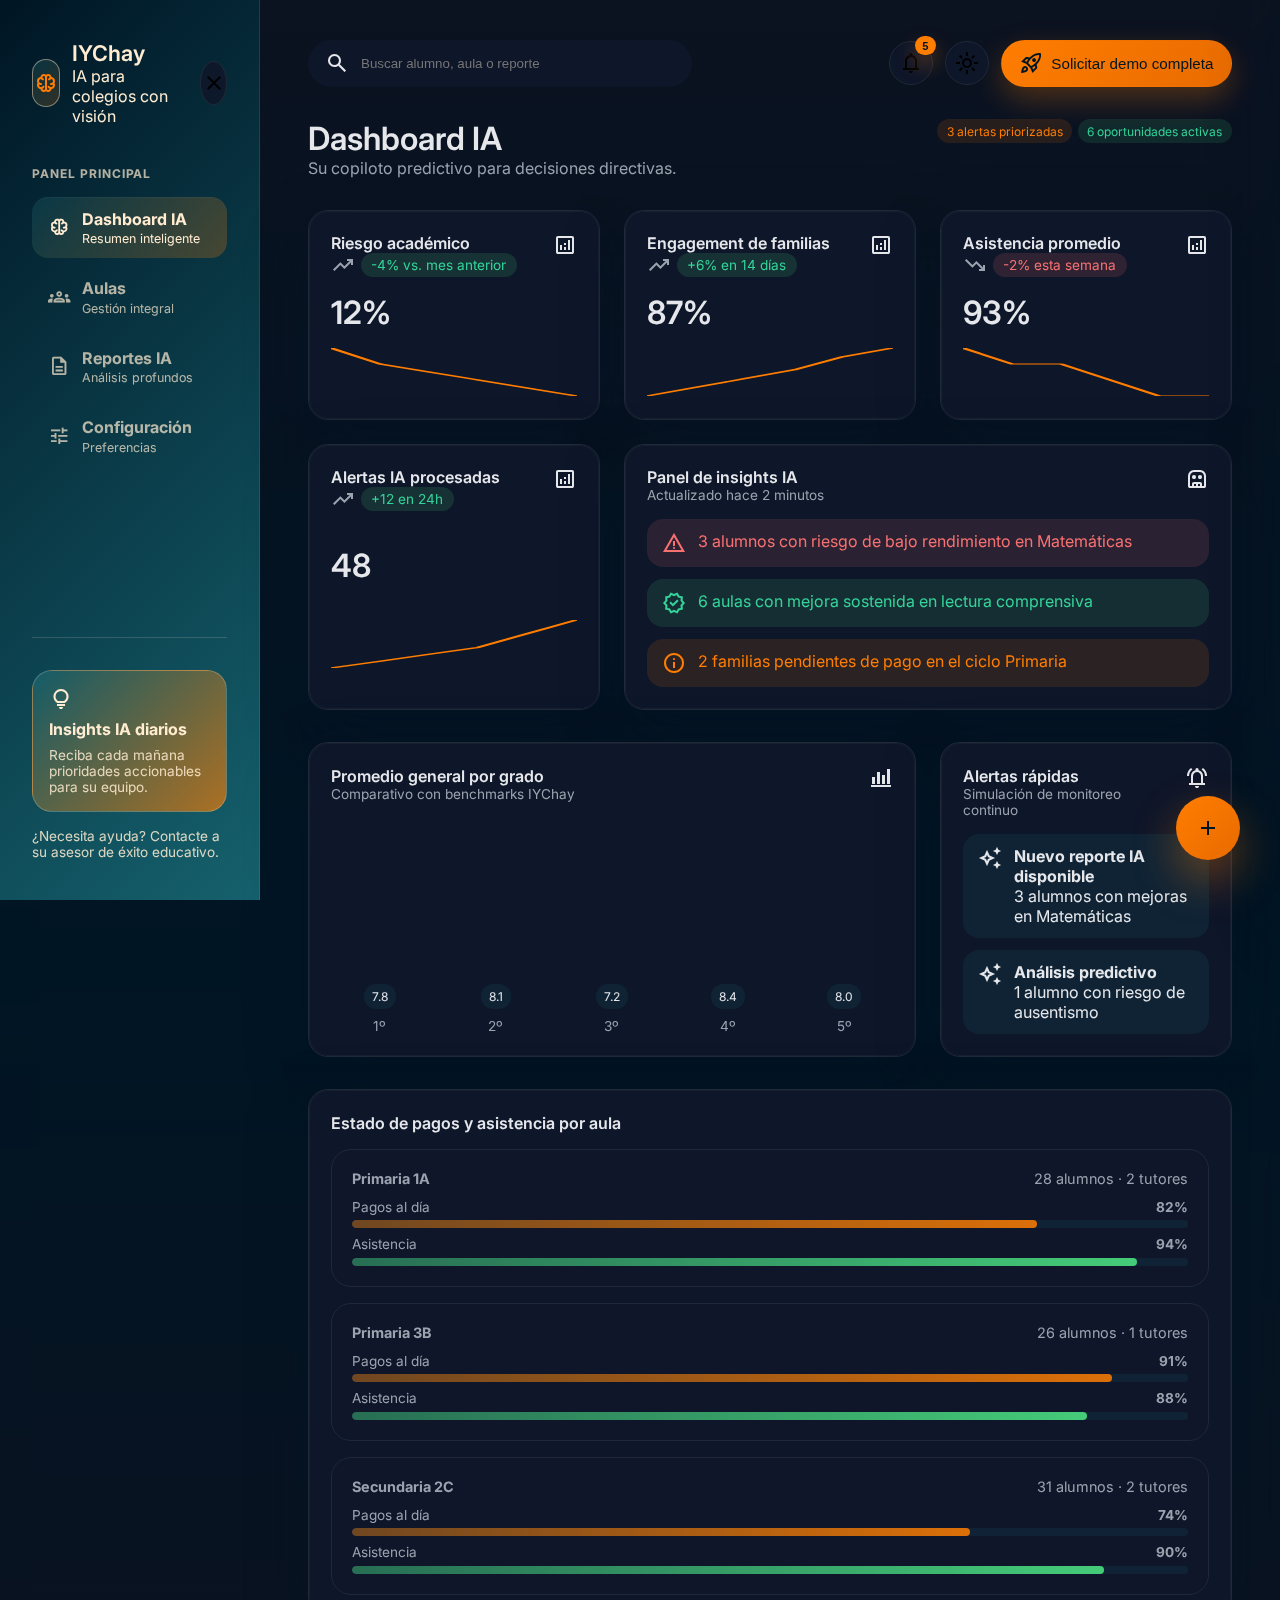
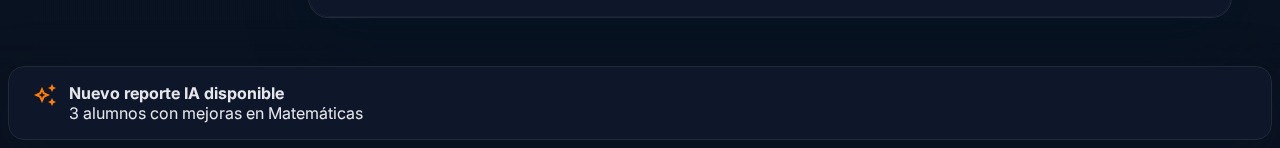
<file: index.html>
<!DOCTYPE html>
<html lang="es" data-theme="light">
<head>
  <meta charset="UTF-8">
  <meta name="viewport" content="width=device-width, initial-scale=1.0">
  <title>IYChay - Dashboard IA</title>
  <link rel="preconnect" href="https://fonts.googleapis.com">
  <link rel="preconnect" href="https://fonts.gstatic.com" crossorigin>
  <link href="https://fonts.googleapis.com/css2?family=Inter:wght@300;400;500;600;700&family=Material+Symbols+Outlined" rel="stylesheet">
  <link rel="stylesheet" href="css/styles.css">
</head>
<body>
  <a href="#content" class="skip-link" data-i18n="skip.main">Saltar al contenido principal</a>
  <div id="app" class="app-shell">
    <div class="splash-screen" role="status" aria-live="polite">
      <span class="material-symbols-outlined splash-icon">neurology</span>
      <p data-i18n="loading.message">Cargando inteligencia institucional...</p>
    </div>
  </div>
  <div id="modal-root"></div>
  <div id="toast-container" aria-live="polite" aria-atomic="true"></div>
  <script type="module" src="js/app.js"></script>
</body>
</html>
</file>
<file: css/styles.css>
:root {
  --color-surface: #0f172a;
  --color-surface-elevated: rgba(15, 23, 42, 0.92);
  --color-surface-muted: rgba(21, 97, 109, 0.18);
  --color-border: #1f2937;
  --color-text: #e5e7eb;
  --color-text-muted: #9ca3af;
  --color-accent: #ff7d00;
  --color-accent-strong: #e86b00;
  --color-positive: #34d399;
  --color-warning: #f59e0b;
  --color-negative: #f87171;
  --color-background: linear-gradient(180deg, #0b1220 0%, #001524 55%, #0b1220 100%);
  --sidebar-gradient: linear-gradient(135deg, #001524 0%, #15616d 100%);
  --sidebar-text-primary: #ffecd1;
  --sidebar-text-muted: rgba(255, 236, 209, 0.7);
  --sidebar-width: 260px;
  --transition-base: 180ms ease;
  --radius-lg: 20px;
  --radius-md: 16px;
  --radius-sm: 12px;
  --shadow-soft: 0 20px 60px rgba(0, 21, 36, 0.45);
  --shadow-inner: inset 0 1px 0 rgba(255, 255, 255, 0.04);
  font-family: 'Inter', system-ui, -apple-system, BlinkMacSystemFont, "Segoe UI", sans-serif;
}

[data-theme="light"] {
  --color-surface: #ffffff;
  --color-surface-elevated: #ffecd1;
  --color-surface-muted: rgba(21, 97, 109, 0.14);
  --color-border: #e5e7eb;
  --color-text: #111827;
  --color-text-muted: #6b7280;
  --color-background: linear-gradient(180deg, #ffecd1 0%, #f9fafb 60%, #ffffff 100%);
  --shadow-soft: 0 24px 60px rgba(0, 21, 36, 0.12);
  --shadow-inner: inset 0 1px 0 rgba(21, 97, 109, 0.08);
  --sidebar-text-primary: #ffecd1;
  --sidebar-text-muted: rgba(255, 236, 209, 0.75);
}

* {
  box-sizing: border-box;
  padding: 0;
  margin: 0;
}

body {
  min-height: 100vh;
  background: var(--color-background);
  color: var(--color-text);
  transition: background 0.3s ease, color 0.3s ease;
}

.skip-link {
  position: absolute;
  left: 50%;
  top: 0.75rem;
  transform: translate(-50%, -150%);
  background: var(--color-accent);
  color: #001524;
  padding: 0.75rem 1.5rem;
  border-radius: 999px;
  font-weight: 600;
  text-decoration: none;
  box-shadow: 0 18px 40px rgba(255, 125, 0, 0.35);
  transition: transform 0.2s ease, opacity 0.2s ease;
  opacity: 0;
  z-index: 120;
}

.skip-link:focus,
.skip-link:focus-visible {
  transform: translate(-50%, 0);
  opacity: 1;
}

.skip-link:focus-visible {
  outline: 3px solid #001524;
  outline-offset: 4px;
}

body.no-scroll {
  overflow: hidden;
}

body, html {
  font-size: 16px;
}

.app-shell {
  display: flex;
  min-height: 100vh;
}

.splash-screen {
  margin: auto;
  padding: 3rem 4rem;
  background: var(--color-surface-elevated);
  border-radius: var(--radius-lg);
  box-shadow: var(--shadow-soft);
  display: grid;
  place-items: center;
  gap: 1rem;
  color: var(--color-text);
}

.splash-icon {
  font-size: 3rem;
  color: var(--color-accent);
}

.layout {
  display: grid;
  grid-template-columns: var(--sidebar-width) 1fr;
  width: 100%;
  min-height: 100vh;
  backdrop-filter: blur(12px);
}

.sidebar {
  padding: 2.5rem 2rem;
  background: var(--sidebar-gradient);
  border-right: 1px solid rgba(255, 236, 209, 0.16);
  display: flex;
  flex-direction: column;
  gap: 2.5rem;
  position: sticky;
  top: 0;
  height: 100vh;
  color: var(--sidebar-text-primary);
}

.sidebar-header {
  display: flex;
  align-items: center;
  justify-content: space-between;
  gap: 1rem;
}

.sidebar-close {
  display: none;
}

.sidebar-backdrop {
  position: fixed;
  inset: 0;
  background: rgba(2, 6, 23, 0.6);
  backdrop-filter: blur(6px);
  opacity: 0;
  pointer-events: none;
  transition: opacity 0.3s ease;
  z-index: 80;
}

.sidebar-backdrop.visible {
  opacity: 1;
  pointer-events: auto;
}

@media (min-width: 1025px) {
  .sidebar-backdrop {
    display: none;
  }
}

.brand {
  display: flex;
  align-items: center;
  gap: 0.75rem;
}

.brand-badge {
  width: 48px;
  height: 48px;
  border-radius: 14px;
  background: linear-gradient(135deg, rgba(21, 97, 109, 0.35), rgba(255, 125, 0, 0.18));
  border: 1px solid rgba(255, 236, 209, 0.45);
  display: grid;
  place-items: center;
  color: var(--color-accent);
}

.brand h1 {
  font-size: 1.35rem;
  font-weight: 600;
}

.nav-section h2 {
  font-size: 0.75rem;
  letter-spacing: 0.08em;
  text-transform: uppercase;
  color: var(--sidebar-text-muted);
  margin-bottom: 1rem;
}

.nav-list {
  list-style: none;
  display: grid;
  gap: 0.5rem;
}

.nav-item a {
  display: flex;
  align-items: center;
  gap: 0.75rem;
  padding: 0.75rem 1rem;
  color: var(--sidebar-text-muted);
  text-decoration: none;
  border-radius: var(--radius-md);
  transition: background var(--transition-base), color var(--transition-base), transform var(--transition-base);
}

.nav-item a div p {
  font-size: 0.78rem;
  color: var(--sidebar-text-muted);
  margin-top: 0.15rem;
}

.nav-item a:hover div p,
.nav-item a:focus-visible div p,
.nav-item a.active div p {
  color: var(--sidebar-text-primary);
}

.nav-item a:hover,
.nav-item a:focus-visible {
  background: var(--color-surface-muted);
  color: var(--sidebar-text-primary);
  transform: translateX(4px);
}

.nav-item a.active {
  background: linear-gradient(135deg, rgba(21, 97, 109, 0.32), rgba(255, 125, 0, 0.25));
  color: var(--sidebar-text-primary);
  box-shadow: var(--shadow-inner);
}

.nav-item .material-symbols-outlined {
  font-size: 1.4rem;
}

.sidebar-footer {
  margin-top: auto;
  border-top: 1px solid rgba(255, 236, 209, 0.16);
  padding-top: 2rem;
  display: grid;
  gap: 1rem;
}

.sidebar-footer .insight-card {
  background: linear-gradient(135deg, rgba(21, 97, 109, 0.82), rgba(255, 125, 0, 0.65));
  border-radius: var(--radius-lg);
  padding: 1rem;
  display: grid;
  gap: 0.5rem;
  color: #ffecd1;
  border: 1px solid rgba(255, 236, 209, 0.22);
}

.sidebar-footer p {
  font-size: 0.85rem;
  color: rgba(255, 236, 209, 0.85);
}

main {
  display: flex;
  flex-direction: column;
  min-height: 100vh;
  padding: 2.5rem 3rem;
  gap: 2rem;
}

.content {
  display: grid;
  gap: 2rem;
}

.top-bar {
  display: flex;
  align-items: center;
  justify-content: space-between;
  gap: 1.5rem;
  flex-wrap: nowrap;
  width: 100%;
}

.search-wrapper {
  display: flex;
  align-items: center;
  background: var(--color-surface-elevated);
  border-radius: 999px;
  padding: 0.65rem 1rem;
  gap: 0.75rem;
  border: 1px solid transparent;
  transition: border var(--transition-base);
  width: 100%;
  max-width: 24rem;
  flex: 1 1 24rem;
  min-width: 0;
}

.search-wrapper:focus-within {
  border-color: var(--color-accent);
}

.search-wrapper input {
  background: transparent;
  border: none;
  outline: none;
  color: var(--color-text);
  width: 100%;
}

.top-actions {
  display: flex;
  align-items: center;
  gap: 0.75rem;
}

.button {
  display: inline-flex;
  align-items: center;
  gap: 0.5rem;
  border-radius: 999px;
  border: 1px solid transparent;
  padding: 0.65rem 1.1rem;
  font-weight: 500;
  font-size: 0.95rem;
  cursor: pointer;
  transition: background var(--transition-base), border var(--transition-base), transform var(--transition-base);
}

.button-primary {
  background: linear-gradient(135deg, var(--color-accent), var(--color-accent-strong));
  color: #001524;
  box-shadow: 0 12px 30px rgba(255, 125, 0, 0.28);
}

.button-primary:hover {
  transform: translateY(-2px);
}

.button-ghost {
  background: var(--color-surface-elevated);
  border-color: var(--color-border);
  color: var(--color-text);
}

.icon-button {
  width: 44px;
  height: 44px;
  border-radius: 50%;
  display: grid;
  place-items: center;
  background: var(--color-surface-elevated);
  border: 1px solid var(--color-border);
  cursor: pointer;
  transition: transform var(--transition-base), border var(--transition-base);
  position: relative;
}

.menu-toggle {
  display: none;
}

.icon-button:hover,
.icon-button:focus-visible {
  transform: translateY(-2px);
  border-color: var(--color-accent);
}

.content-header {
  display: flex;
  justify-content: space-between;
  align-items: flex-start;
  gap: 1.5rem;
}

.content-header h1 {
  font-size: 2rem;
  font-weight: 600;
}

.content-header p {
  color: var(--color-text-muted);
}

.dashboard-grid {
  display: grid;
  grid-template-columns: repeat(auto-fit, minmax(240px, 1fr));
  gap: 1.5rem;
}

.card {
  background: var(--color-surface-elevated);
  border-radius: var(--radius-lg);
  padding: 1.4rem;
  border: 1px solid var(--color-border);
  display: grid;
  gap: 1rem;
  box-shadow: var(--shadow-soft);
  position: relative;
  overflow: hidden;
}

.card.span-2 {
  grid-column: span 2;
}

.card::after {
  content: "";
  position: absolute;
  inset: 0;
  border-radius: inherit;
  pointer-events: none;
  border: 1px solid rgba(255, 255, 255, 0.04);
}

.card-header {
  display: flex;
  align-items: flex-start;
  justify-content: space-between;
  gap: 0.5rem;
}

.card h3 {
  font-size: 1rem;
  font-weight: 600;
}

.metric-value {
  font-size: 2rem;
  font-weight: 600;
}

.metric-meta {
  font-size: 0.85rem;
  color: var(--color-text-muted);
  display: flex;
  align-items: center;
  gap: 0.35rem;
}

.metric-chip {
  display: inline-flex;
  align-items: center;
  gap: 0.25rem;
  border-radius: 999px;
  padding: 0.25rem 0.65rem;
  background: rgba(74, 222, 128, 0.14);
  color: var(--color-positive);
}

.metric-chip.negative {
  background: rgba(248, 113, 113, 0.14);
  color: var(--color-negative);
}

.sparkline {
  width: 100%;
  height: 48px;
  display: block;
}

.sparkline polyline {
  fill: none;
  stroke-width: 2.5;
  stroke: var(--color-accent);
  stroke-linecap: round;
  stroke-linejoin: round;
}

.insight-badges {
  display: flex;
  flex-wrap: wrap;
  gap: 0.35rem;
}

.badge {
  padding: 0.3rem 0.6rem;
  border-radius: 999px;
  font-size: 0.75rem;
  background: var(--color-surface-muted);
  color: var(--color-text);
}

.badge-positive {
  background: rgba(74, 222, 128, 0.12);
  color: var(--color-positive);
}

.badge-warning {
  background: rgba(255, 125, 0, 0.12);
  color: var(--color-accent);
}

.insight-list {
  display: grid;
  gap: 0.75rem;
}

.insight-item {
  display: flex;
  gap: 0.75rem;
  align-items: flex-start;
  padding: 0.75rem 0.9rem;
  border-radius: var(--radius-md);
  background: var(--color-surface-muted);
}

.insight-item.success {
  background: rgba(74, 222, 128, 0.12);
  color: var(--color-positive);
}

.insight-item.alert {
  background: rgba(248, 113, 113, 0.12);
  color: var(--color-negative);
}

.insight-item.warning {
  background: rgba(255, 125, 0, 0.12);
  color: var(--color-accent);
}

.bar-chart {
  display: flex;
  align-items: flex-end;
  gap: 1.2rem;
  min-height: 200px;
  padding: 1rem 0 0;
}

.bar-group {
  flex: 1;
  display: grid;
  gap: 0.35rem;
  justify-items: center;
}

.bar {
  width: 42px;
  border-radius: 999px 999px 12px 12px;
  background: linear-gradient(180deg, rgba(21, 97, 109, 0.92), rgba(255, 125, 0, 0.55));
  position: relative;
  box-shadow: inset 0 1px 0 rgba(255, 255, 255, 0.25);
}

.bar::after {
  content: attr(data-value);
  position: absolute;
  top: -28px;
  left: 50%;
  transform: translateX(-50%);
  background: var(--color-surface-muted);
  border-radius: var(--radius-sm);
  padding: 0.3rem 0.5rem;
  font-size: 0.75rem;
}

.bar-label {
  font-size: 0.85rem;
  color: var(--color-text-muted);
}

.classroom-grid {
  display: grid;
  gap: 1rem;
}

.classroom-card {
  display: grid;
  gap: 0.75rem;
  padding: 1.25rem;
  border-radius: var(--radius-lg);
  background: var(--color-surface-elevated);
  border: 1px solid var(--color-border);
}

.classroom-meta {
  display: flex;
  justify-content: space-between;
  color: var(--color-text-muted);
  font-size: 0.9rem;
}

.progress-stack {
  display: grid;
  gap: 0.5rem;
}

.progress-label {
  display: flex;
  justify-content: space-between;
  align-items: center;
  font-size: 0.85rem;
  color: var(--color-text-muted);
  margin-bottom: 0.35rem;
}

.progress {
  height: 8px;
  background: var(--color-surface-muted);
  border-radius: 999px;
  overflow: hidden;
}

.progress-bar {
  height: 100%;
  border-radius: inherit;
  transition: width 0.4s ease;
}

.progress-payment {
  background: linear-gradient(90deg, rgba(255, 125, 0, 0.4), rgba(255, 125, 0, 0.85));
}

.progress-attendance {
  background: linear-gradient(90deg, rgba(74, 222, 128, 0.4), rgba(74, 222, 128, 0.9));
}

.table {
  width: 100%;
  border-collapse: collapse;
  border-radius: var(--radius-lg);
  overflow: hidden;
  background: var(--color-surface-elevated);
  border: 1px solid var(--color-border);
}

.table thead {
  background: var(--color-surface-muted);
  color: var(--color-text-muted);
  text-align: left;
  font-size: 0.85rem;
  letter-spacing: 0.04em;
}

.table th,
.table td {
  padding: 0.9rem 1.1rem;
  border-bottom: 1px solid var(--color-border);
}

.table tbody tr:hover {
  background: rgba(148, 163, 184, 0.08);
}

.table-actions {
  display: flex;
  gap: 0.5rem;
}

.table-actions button {
  background: transparent;
  border: none;
  cursor: pointer;
  color: var(--color-text-muted);
  transition: color var(--transition-base), transform var(--transition-base);
}

.table-actions button:hover,
.table-actions button:focus-visible {
  color: var(--color-accent);
  transform: translateY(-1px);
}

.notification-panel {
  position: fixed;
  top: 0;
  right: 0;
  width: min(420px, 100%);
  height: 100vh;
  background: var(--color-surface-elevated);
  border-left: 1px solid var(--color-border);
  padding: 2rem;
  transform: translateX(100%);
  transition: transform 0.3s ease;
  display: flex;
  flex-direction: column;
  gap: 1.5rem;
  z-index: 80;
  box-shadow: var(--shadow-soft);
}

.notification-badge {
  position: absolute;
  top: -6px;
  right: -4px;
  background: var(--color-accent);
  color: #001524;
  border-radius: 999px;
  font-size: 0.7rem;
  padding: 0.2rem 0.45rem;
  font-weight: 600;
  box-shadow: 0 10px 20px rgba(255, 125, 0, 0.35);
}

.notification-panel.open {
  transform: translateX(0);
}

.notification-header {
  display: flex;
  align-items: center;
  justify-content: space-between;
}

.notification-list {
  display: grid;
  gap: 1rem;
  overflow-y: auto;
}

.notification-card {
  border-radius: var(--radius-md);
  padding: 1rem;
  border: 1px solid var(--color-border);
  background: var(--color-surface);
  display: grid;
  gap: 0.5rem;
}

.notification-card[data-category="ia"] {
  border-color: rgba(21, 97, 109, 0.4);
}

.notification-card[data-category="tasks"] {
  border-color: rgba(255, 125, 0, 0.45);
}

.notification-card[data-category="messages"] {
  border-color: rgba(52, 211, 153, 0.45);
}

.notification-meta {
  font-size: 0.75rem;
  color: var(--color-text-muted);
  display: flex;
  justify-content: space-between;
}

.toast {
  position: relative;
  background: var(--color-surface-elevated);
  border-radius: var(--radius-md);
  padding: 1rem 1.5rem;
  margin: 0.5rem;
  border: 1px solid var(--color-border);
  box-shadow: var(--shadow-soft);
  display: flex;
  gap: 0.75rem;
  align-items: flex-start;
  animation: slideIn 0.3s ease;
}

.toast.fade-out {
  opacity: 0;
  transition: opacity 0.3s ease;
}

.toast .material-symbols-outlined {
  color: var(--color-accent);
}

@keyframes slideIn {
  from {
    opacity: 0;
    transform: translateY(10px);
  }
  to {
    opacity: 1;
    transform: translateY(0);
  }
}

.fab {
  position: fixed;
  bottom: 2.5rem;
  right: 2.5rem;
  width: 64px;
  height: 64px;
  border-radius: 50%;
  background: linear-gradient(135deg, var(--color-accent), var(--color-accent-strong));
  border: none;
  color: #001524;
  display: grid;
  place-items: center;
  box-shadow: 0 20px 45px rgba(255, 125, 0, 0.38);
  cursor: pointer;
  z-index: 70;
  transition: transform 0.3s ease;
}

.fab:hover {
  transform: translateY(-4px) scale(1.02);
}

.fab-menu {
  position: fixed;
  bottom: 2.5rem;
  right: 2.5rem;
  width: 64px;
  height: 64px;
  pointer-events: none;
  z-index: 60;
}

.fab-menu button {
  position: absolute;
  bottom: 0;
  right: 0;
  transform: translate(0, 0) scale(0);
  transform-origin: bottom right;
  opacity: 0;
  transition: transform 0.35s cubic-bezier(0.22, 1.28, 0.53, 0.99), opacity 0.2s ease;
  background: var(--color-surface-elevated);
  color: var(--color-text);
  border: 1px solid var(--color-border);
  border-radius: 999px;
  padding: 0.75rem 1rem;
  display: flex;
  align-items: center;
  gap: 0.5rem;
  box-shadow: var(--shadow-soft);
}

.fab-menu.open {
  pointer-events: auto;
}

.fab-menu.open button {
  opacity: 1;
}

.fab-menu.open button:nth-child(1) {
  transform: translate(-110px, -10px) scale(1);
}

.fab-menu.open button:nth-child(2) {
  transform: translate(-70px, -90px) scale(1);
}

.fab-menu.open button:nth-child(3) {
  transform: translate(10px, -130px) scale(1);
}

.modal-backdrop {
  position: fixed;
  inset: 0;
  backdrop-filter: blur(18px);
  background: rgba(2, 6, 23, 0.6);
  display: grid;
  place-items: center;
  z-index: 100;
}

.modal {
  width: min(520px, 90vw);
  background: var(--color-surface-elevated);
  padding: 2rem;
  border-radius: var(--radius-lg);
  border: 1px solid var(--color-border);
  box-shadow: var(--shadow-soft);
  display: grid;
  gap: 1.25rem;
  outline: none;
}

.modal:focus-visible {
  outline: 3px solid var(--color-accent);
  outline-offset: 4px;
}

.modal header {
  display: flex;
  justify-content: space-between;
  align-items: center;
}

.modal header h2 {
  font-size: 1.4rem;
}

.modal header button {
  background: transparent;
  border: none;
  color: var(--color-text-muted);
  cursor: pointer;
}

.form-grid {
  display: grid;
  gap: 1rem;
}

.form-control {
  display: grid;
  gap: 0.4rem;
}

.form-control label {
  font-weight: 500;
  display: flex;
  justify-content: space-between;
  align-items: center;
}

.badge-required {
  background: rgba(248, 113, 113, 0.2);
  color: var(--color-negative);
}

.badge-valid {
  background: rgba(74, 222, 128, 0.2);
  color: var(--color-positive);
}

.form-control input,
.form-control textarea,
.form-control select {
  background: var(--color-surface);
  border: 1px solid var(--color-border);
  border-radius: var(--radius-md);
  padding: 0.75rem 0.9rem;
  color: var(--color-text);
}

.form-helper {
  font-size: 0.75rem;
  color: var(--color-text-muted);
}

.skeleton {
  background: linear-gradient(90deg, rgba(148, 163, 184, 0.1), rgba(148, 163, 184, 0.3), rgba(148, 163, 184, 0.1));
  background-size: 200% 100%;
  animation: shimmer 1.4s infinite;
  border-radius: var(--radius-sm);
}

.skeleton-text {
  border-radius: 999px;
}

@keyframes shimmer {
  from {
    background-position: 200% 0;
  }
  to {
    background-position: -200% 0;
  }
}

.skeleton-card {
  height: 160px;
}

.skeleton-row {
  height: 56px;
  margin-bottom: 0.75rem;
  border-radius: var(--radius-md);
}

@media (max-width: 1024px) {
  .layout {
    grid-template-columns: 1fr;
  }

  .sidebar {
    position: fixed;
    inset: 0 auto 0 0;
    width: min(82vw, 320px);
    max-width: 320px;
    transform: translateX(-100%);
    transition: transform 0.3s ease;
    z-index: 90;
    height: 100vh;
    overflow-y: auto;
    padding: 2rem 1.5rem 2.5rem;
  }

  .sidebar.open {
    transform: translateX(0);
  }

  .sidebar-header {
    align-items: flex-start;
  }

  .sidebar-close {
    display: grid;
    margin-left: auto;
  }

  main {
    padding: 1.5rem;
  }

  .top-bar {
    flex-wrap: wrap;
    align-items: center;
  }

  .menu-toggle {
    display: grid;
    order: 1;
  }

  .top-actions {
    order: 2;
    margin-left: auto;
    flex-wrap: wrap;
  }

  .search-wrapper {
    order: 3;
    max-width: 100%;
    flex-basis: 100%;
  }
}

@media (max-width: 640px) {
  .skip-link {
    left: 1rem;
    right: 1rem;
    transform: translateY(-150%);
    text-align: center;
  }

  .skip-link:focus,
  .skip-link:focus-visible {
    transform: translateY(0);
  }

  main {
    padding: 1.25rem 1.1rem;
  }

  .top-actions {
    width: 100%;
    justify-content: flex-start;
    gap: 0.65rem;
    margin-left: 0;
  }

  .top-actions .button {
    flex: 1 1 100%;
    justify-content: center;
  }

  .content-header {
    flex-direction: column;
  }

  .card.span-2 {
    grid-column: span 1;
  }

  .fab,
  .fab-menu {
    right: 1.25rem;
    bottom: 1.25rem;
  }

  .fab {
    width: 56px;
    height: 56px;
  }
}

@media (prefers-reduced-motion: reduce) {
  *,
  *::before,
  *::after {
    animation-duration: 0.01ms !important;
    animation-iteration-count: 1 !important;
    transition-duration: 0.01ms !important;
    scroll-behavior: auto !important;
  }
}
</file>
